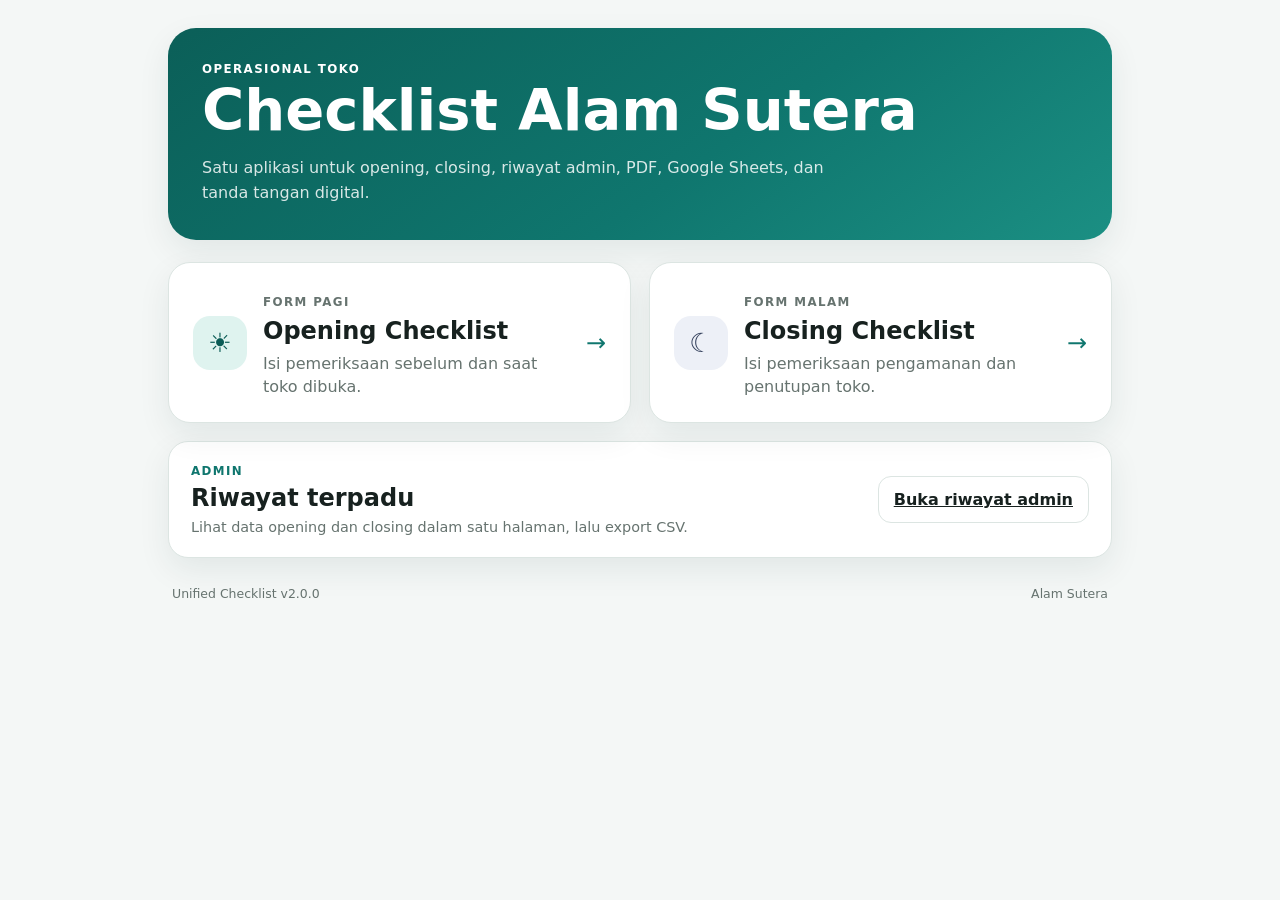
<file: index.html>
<!doctype html>
<html lang="id">
<head>
  <meta charset="utf-8" />
  <meta name="viewport" content="width=device-width, initial-scale=1, viewport-fit=cover" />
  <meta name="theme-color" content="#0f766e" />
  <meta name="description" content="Opening dan Closing Checklist Alam Sutera" />
  <title>Checklist Operasional — Alam Sutera</title>
  <link rel="manifest" href="manifest.webmanifest" />
  <link rel="icon" href="assets/icon.svg" type="image/svg+xml" />
  <link rel="stylesheet" href="styles.css" />
</head>
<body>
  <main class="dashboard-shell">
    <section class="dashboard-hero">
      <p class="eyebrow">OPERASIONAL TOKO</p>
      <h1>Checklist Alam Sutera</h1>
      <p>Satu aplikasi untuk opening, closing, riwayat admin, PDF, Google Sheets, dan tanda tangan digital.</p>
    </section>

    <section class="dashboard-grid" aria-label="Pilih form checklist">
      <a class="dashboard-card dashboard-card--opening" href="opening.html">
        <span class="dashboard-icon">☀</span>
        <div><p class="section-kicker">FORM PAGI</p><h2>Opening Checklist</h2><p>Isi pemeriksaan sebelum dan saat toko dibuka.</p></div>
        <span class="dashboard-arrow">→</span>
      </a>
      <a class="dashboard-card dashboard-card--closing" href="closing.html">
        <span class="dashboard-icon">☾</span>
        <div><p class="section-kicker">FORM MALAM</p><h2>Closing Checklist</h2><p>Isi pemeriksaan pengamanan dan penutupan toko.</p></div>
        <span class="dashboard-arrow">→</span>
      </a>
    </section>

    <section class="panel dashboard-admin-card">
      <div><p class="section-kicker">ADMIN</p><h2>Riwayat terpadu</h2><p class="helper-text">Lihat data opening dan closing dalam satu halaman, lalu export CSV.</p></div>
      <a class="button button--secondary" href="admin.html">Buka riwayat admin</a>
    </section>

    <footer><span>Unified Checklist v2.0.0</span><span>Alam Sutera</span></footer>
  </main>
</body>
</html>
</file>
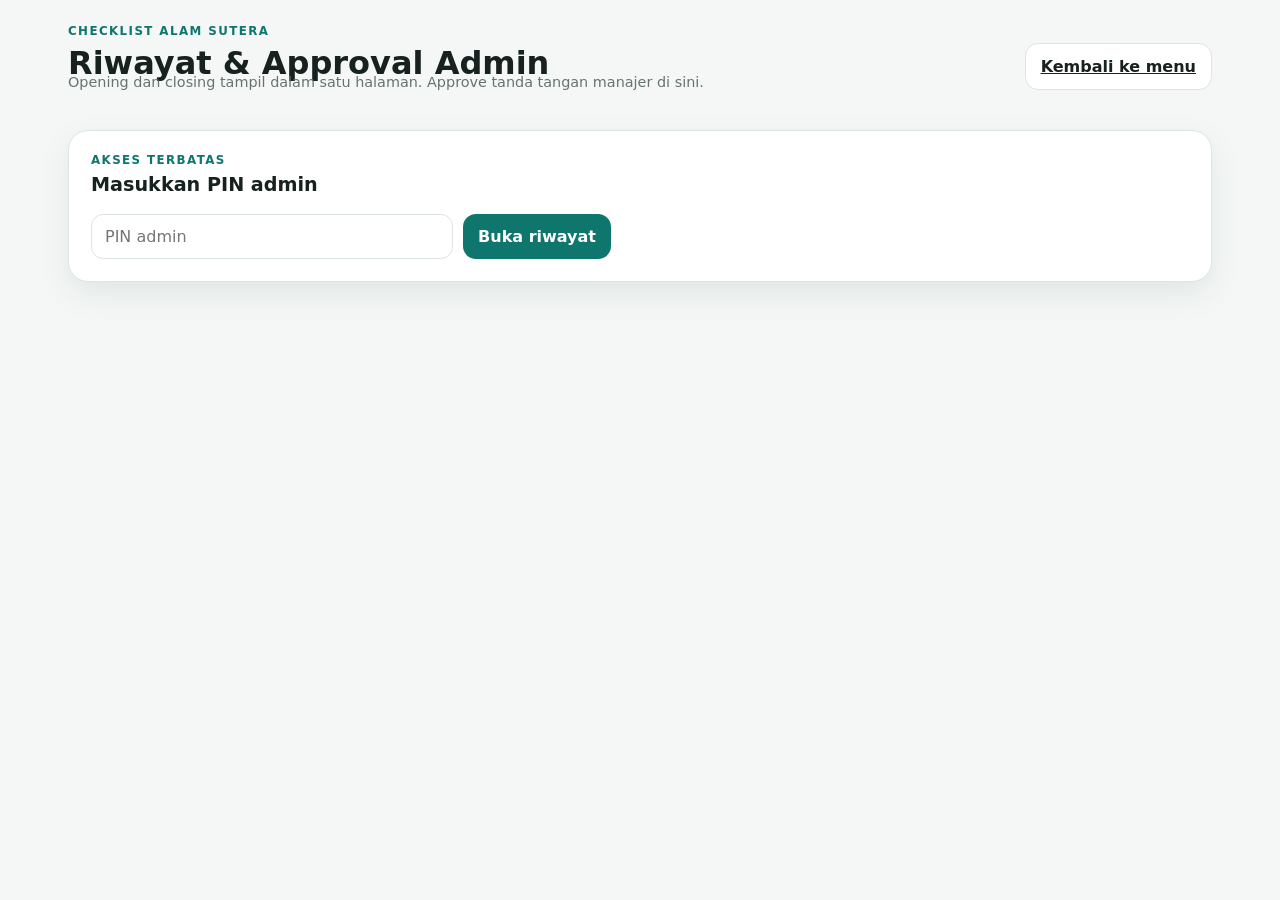
<file: admin.html>
<!doctype html>
<html lang="id">
<head>
  <meta charset="utf-8" />
  <meta name="viewport" content="width=device-width, initial-scale=1" />
  <meta name="theme-color" content="#0f766e" />
  <title>Riwayat Admin — Checklist Alam Sutera</title>
  <link rel="icon" href="assets/icon.svg" type="image/svg+xml" />
  <link rel="stylesheet" href="styles.css" />
  <script src="config.js"></script>
  <script defer src="pdf-loader.js"></script>
  <script defer src="admin.js"></script>
</head>
<body>
  <main class="admin-shell">
    <header class="admin-header">
      <div>
        <p class="section-kicker">CHECKLIST ALAM SUTERA</p>
        <h1>Riwayat & Approval Admin</h1>
        <p class="helper-text">Opening dan closing tampil dalam satu halaman. Approve tanda tangan manajer di sini.</p>
      </div>
      <a class="button button--secondary" href="index.html">Kembali ke menu</a>
    </header>

    <section class="panel" id="loginPanel">
      <div class="section-heading">
        <div>
          <p class="section-kicker">Akses terbatas</p>
          <h2>Masukkan PIN admin</h2>
        </div>
      </div>
      <div class="admin-login">
        <input class="admin-input" id="adminPin" type="password" inputmode="numeric" placeholder="PIN admin" autocomplete="current-password" />
        <button class="button button--primary" id="loginButton">Buka riwayat</button>
      </div>
    </section>

    <section class="panel" id="recordsPanel" hidden>
      <div class="section-heading">
        <div><p class="section-kicker">Data terbaru</p><h2 id="recordCount">0 checklist</h2></div>
        <button class="button button--secondary button--small" id="refreshButton">Muat ulang</button>
      </div>
      <div class="admin-toolbar">
        <input class="filter-input" id="searchInput" type="search" placeholder="Cari PIC, tanggal, atau submission ID" />
        <select class="filter-input" id="typeFilter" aria-label="Filter jenis">
          <option value="">Opening + Closing</option>
          <option value="opening">Opening</option>
          <option value="closing">Closing</option>
        </select>
        <select class="filter-input" id="statusFilter" aria-label="Filter status">
          <option value="">Semua status</option>
          <option value="SELESAI">Selesai</option>
          <option value="PERLU TINDAK LANJUT">Perlu tindak lanjut</option>
        </select>
        <select class="filter-input" id="approvalFilter" aria-label="Filter approval">
          <option value="">Semua approval</option>
          <option value="PENDING_APPROVAL">Menunggu approval</option>
          <option value="APPROVED">Disetujui</option>
          <option value="REJECTED">Ditolak</option>
        </select>
        <button class="button button--secondary" id="csvButton">Export CSV</button>
      </div>
      <div class="table-wrap">
        <table>
          <thead>
            <tr>
              <th>Jenis</th><th>Submission ID</th><th>Tanggal</th><th>Waktu</th><th>PIC</th>
              <th>Status</th><th>Approval</th><th>Yes</th><th>No</th><th>Dikirim</th><th>Aksi</th>
            </tr>
          </thead>
          <tbody id="recordBody"></tbody>
        </table>
        <div class="empty-state" id="emptyState">Belum ada data.</div>
      </div>
    </section>
  </main>

  <div class="toast-region" id="toastRegion" aria-live="polite"></div>

  <dialog id="detailDialog" class="detail-dialog">
    <div class="detail-dialog__head">
      <div><p class="section-kicker" id="detailType">CHECKLIST</p><h2 id="detailTitle">Detail</h2></div>
      <button class="button button--secondary button--small" id="closeDetailButton">Tutup</button>
    </div>
    <div id="detailBody"></div>
  </dialog>

  <dialog id="approveDialog" class="approve-dialog">
    <div class="detail-dialog__head">
      <div><p class="section-kicker" id="approveKicker">APPROVAL MANAJER</p><h2 id="approveTitle">Setujui checklist</h2></div>
      <button class="button button--secondary button--small" id="closeApproveButton">Tutup</button>
    </div>
    <div class="approve-body">
      <div class="approve-summary" id="approveSummary"></div>

      <label class="field">
        <span>Nama Admin Manager</span>
        <input type="text" id="approveName" placeholder="Nama lengkap" autocomplete="name" />
      </label>

      <div class="field">
        <span>Tanda tangan Admin Manager</span>
        <div class="signature-canvas-wrap" id="approveWrap">
          <canvas class="signature-canvas" id="approveSignature"></canvas>
          <span class="signature-placeholder">Tanda tangan di sini</span>
        </div>
        <div class="signature-actions">
          <button class="link-button" type="button" id="clearApproveSignature">Hapus tanda tangan</button>
        </div>
      </div>

      <label class="field">
        <span>Catatan / alasan (opsional, wajib jika menolak)</span>
        <textarea id="approveNote" rows="2" placeholder="Catatan untuk PIC"></textarea>
      </label>

      <div class="approve-actions">
        <button class="button button--secondary" id="rejectButton" type="button">Tolak</button>
        <button class="button button--primary" id="approveButton" type="button">Setujui</button>
      </div>
    </div>
  </dialog>
</body>
</html>
</file>
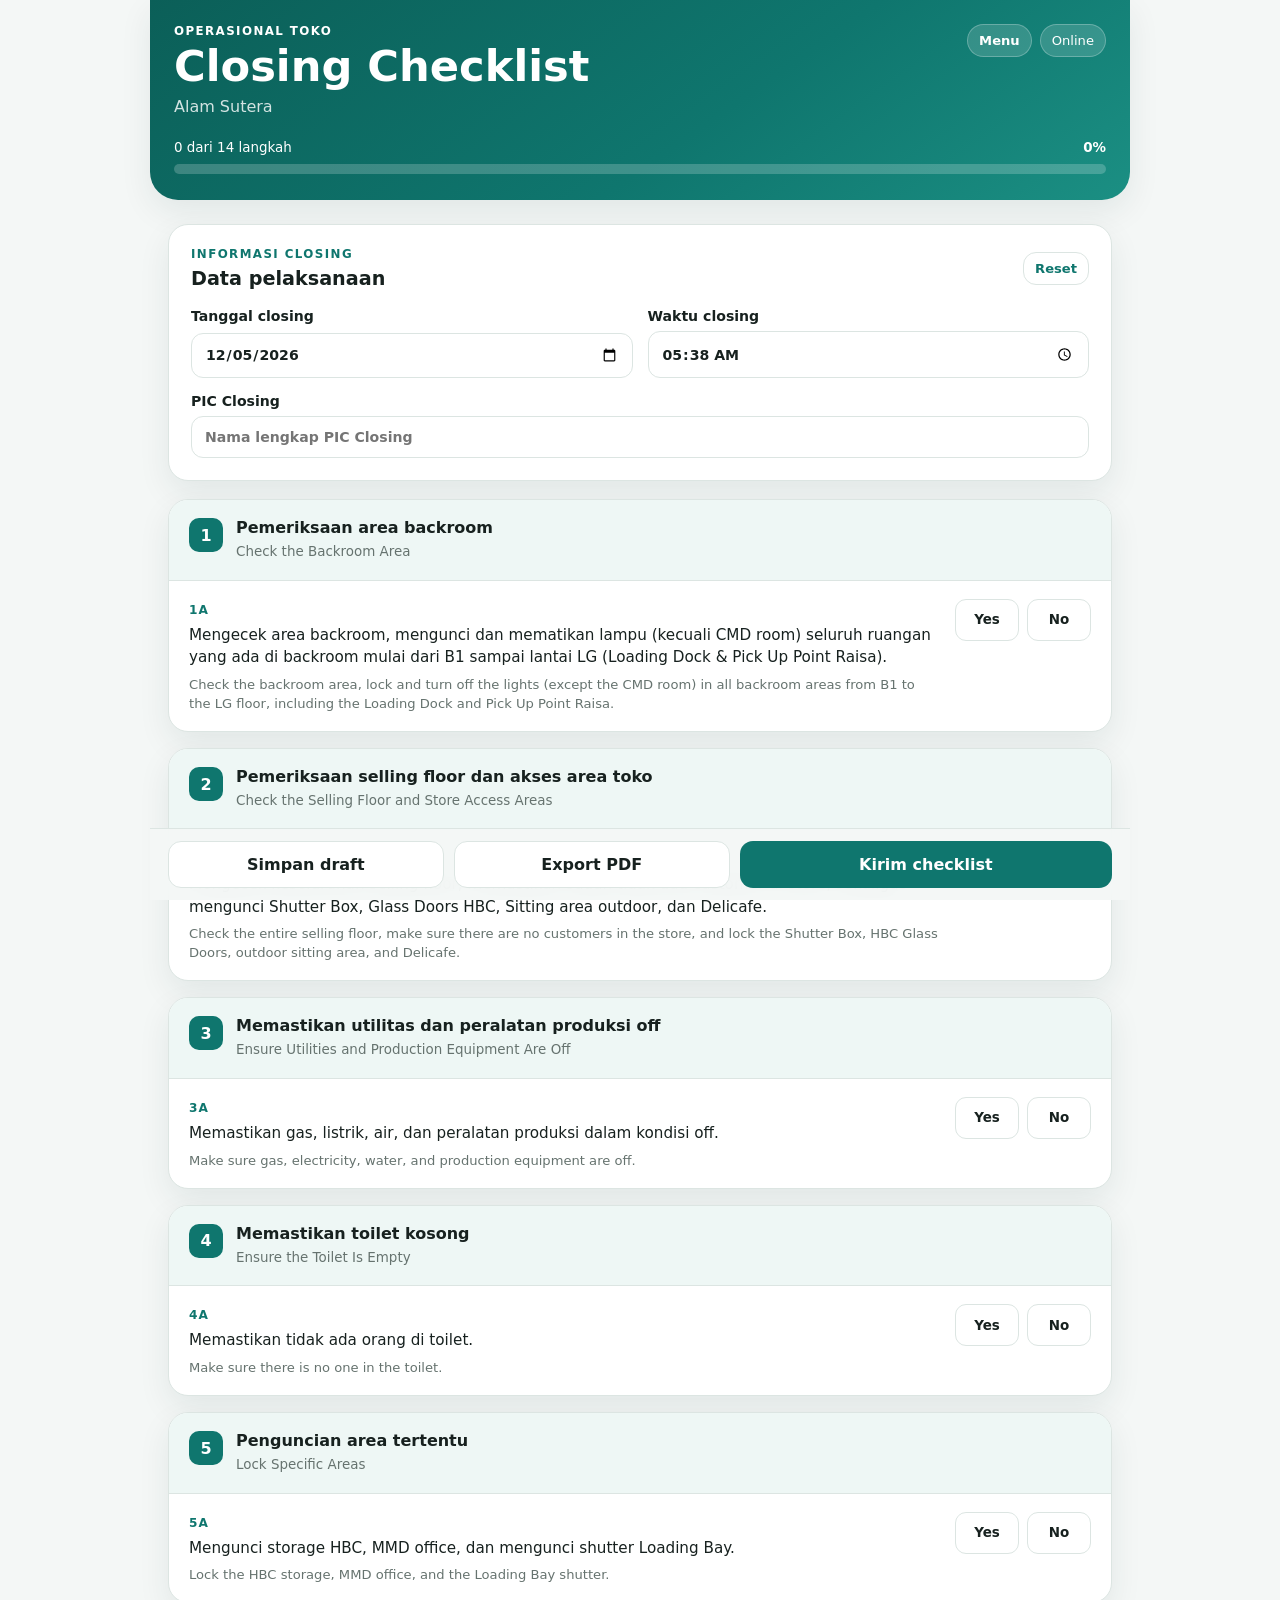
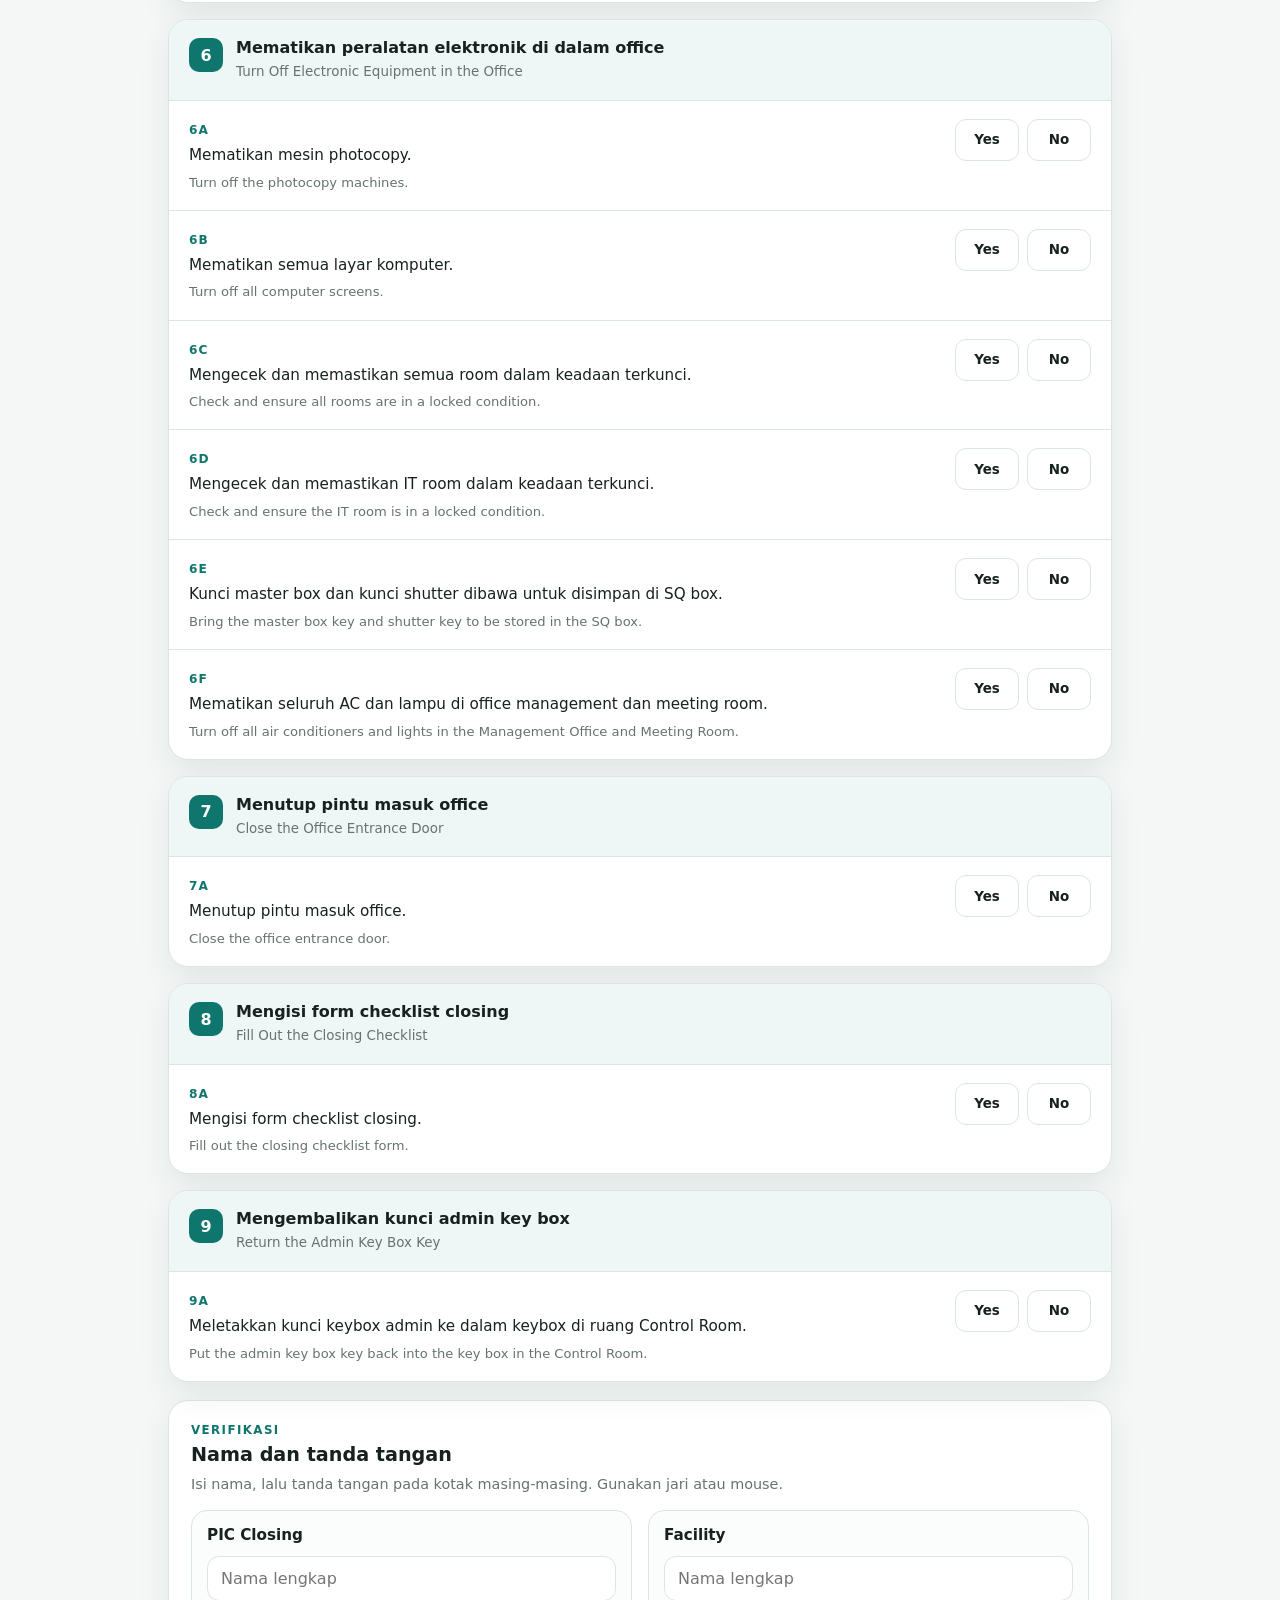
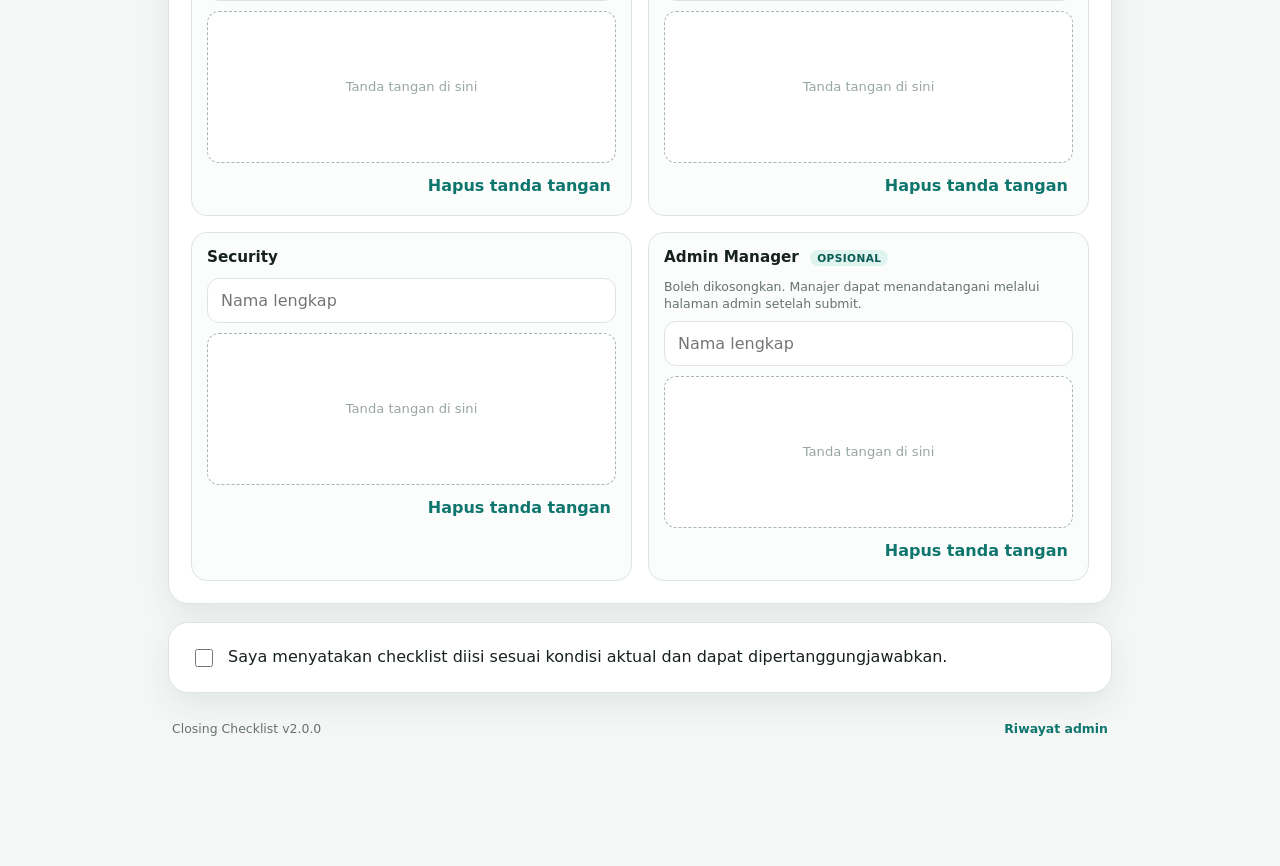
<file: closing.html>
<!doctype html>
<html lang="id">
<head>
  <meta charset="utf-8" />
  <meta name="viewport" content="width=device-width, initial-scale=1, viewport-fit=cover" />
  <meta name="theme-color" content="#0f766e" />
  <meta name="description" content="Checklist operasional store Alam Sutera" />
  <title>Checklist — Alam Sutera</title>
  <link rel="manifest" href="manifest.webmanifest" />
  <link rel="icon" href="assets/icon.svg" type="image/svg+xml" />
  <link rel="stylesheet" href="styles.css" />
  <script src="config.js"></script>
  <script defer src="pdf-loader.js"></script>
  <script defer src="app.js"></script>
</head>
<body data-checklist-type="closing">
  <div class="app-shell">
    <header class="hero">
      <div class="hero__top">
        <div>
          <p class="eyebrow">OPERASIONAL TOKO</p>
          <h1 id="checklistTitle">Checklist</h1>
          <p class="hero__subtitle" id="storeLabel">Alam Sutera</p>
        </div>
        <div class="hero-actions-inline">
          <a class="status-chip status-chip--link" href="index.html">Menu</a>
          <div class="status-chip" id="networkChip" aria-live="polite">Online</div>
        </div>
      </div>
      <div class="progress-wrap" aria-label="Progres pengisian">
        <div class="progress-meta"><span id="progressText">0 langkah</span><strong id="progressPercent">0%</strong></div>
        <div class="progress-track"><div class="progress-bar" id="progressBar"></div></div>
      </div>
    </header>

    <main>
      <form id="checklistForm" novalidate>
        <section class="panel identity-panel">
          <div class="section-heading">
            <div><p class="section-kicker" id="infoKicker">Informasi</p><h2>Data pelaksanaan</h2></div>
            <button class="button button--ghost button--small" type="button" id="resetButton">Reset</button>
          </div>
          <div class="field-grid">
            <label class="field"><span id="dateLabel">Tanggal</span><input type="date" id="executionDate" required /></label>
            <label class="field"><span id="timeLabel">Waktu</span><input type="time" id="executionTime" required /></label>
            <label class="field field--wide"><span id="picLabel">PIC</span><input type="text" id="picName" placeholder="Nama lengkap PIC" autocomplete="name" required /></label>
          </div>
        </section>

        <section id="checklistContainer" class="checklist-stack" aria-label="Daftar checklist"></section>

        <section class="panel signatures-panel">
          <div class="section-heading"><div><p class="section-kicker">Verifikasi</p><h2>Nama dan tanda tangan</h2></div></div>
          <p class="helper-text">Isi nama, lalu tanda tangan pada kotak masing-masing. Gunakan jari atau mouse.</p>
          <div id="signatureContainer" class="signature-grid"></div>
        </section>

        <section class="panel declaration-panel">
          <label class="declaration"><input type="checkbox" id="declaration" required /><span>Saya menyatakan checklist diisi sesuai kondisi aktual dan dapat dipertanggungjawabkan.</span></label>
        </section>

        <div class="action-bar">
          <button type="button" class="button button--secondary" id="saveDraftButton">Simpan draft</button>
          <button type="button" class="button button--secondary" id="pdfButton">Export PDF</button>
          <button type="submit" class="button button--primary" id="submitButton"><span class="button-label">Kirim checklist</span><span class="spinner" aria-hidden="true"></span></button>
        </div>
      </form>
    </main>

    <footer><span id="appVersion">Checklist</span><a href="admin.html">Riwayat admin</a></footer>
  </div>
  <div class="toast-region" id="toastRegion" aria-live="polite" aria-atomic="true"></div>
  <dialog id="confirmDialog" class="confirm-dialog"><form method="dialog"><h3>Reset semua isian?</h3><p>Draft yang tersimpan di perangkat ini juga akan dihapus.</p><div class="dialog-actions"><button value="cancel" class="button button--secondary">Batal</button><button value="confirm" class="button button--danger">Reset</button></div></form></dialog>
  <noscript>Aplikasi ini membutuhkan JavaScript agar dapat digunakan.</noscript>
</body>
</html>
</file>
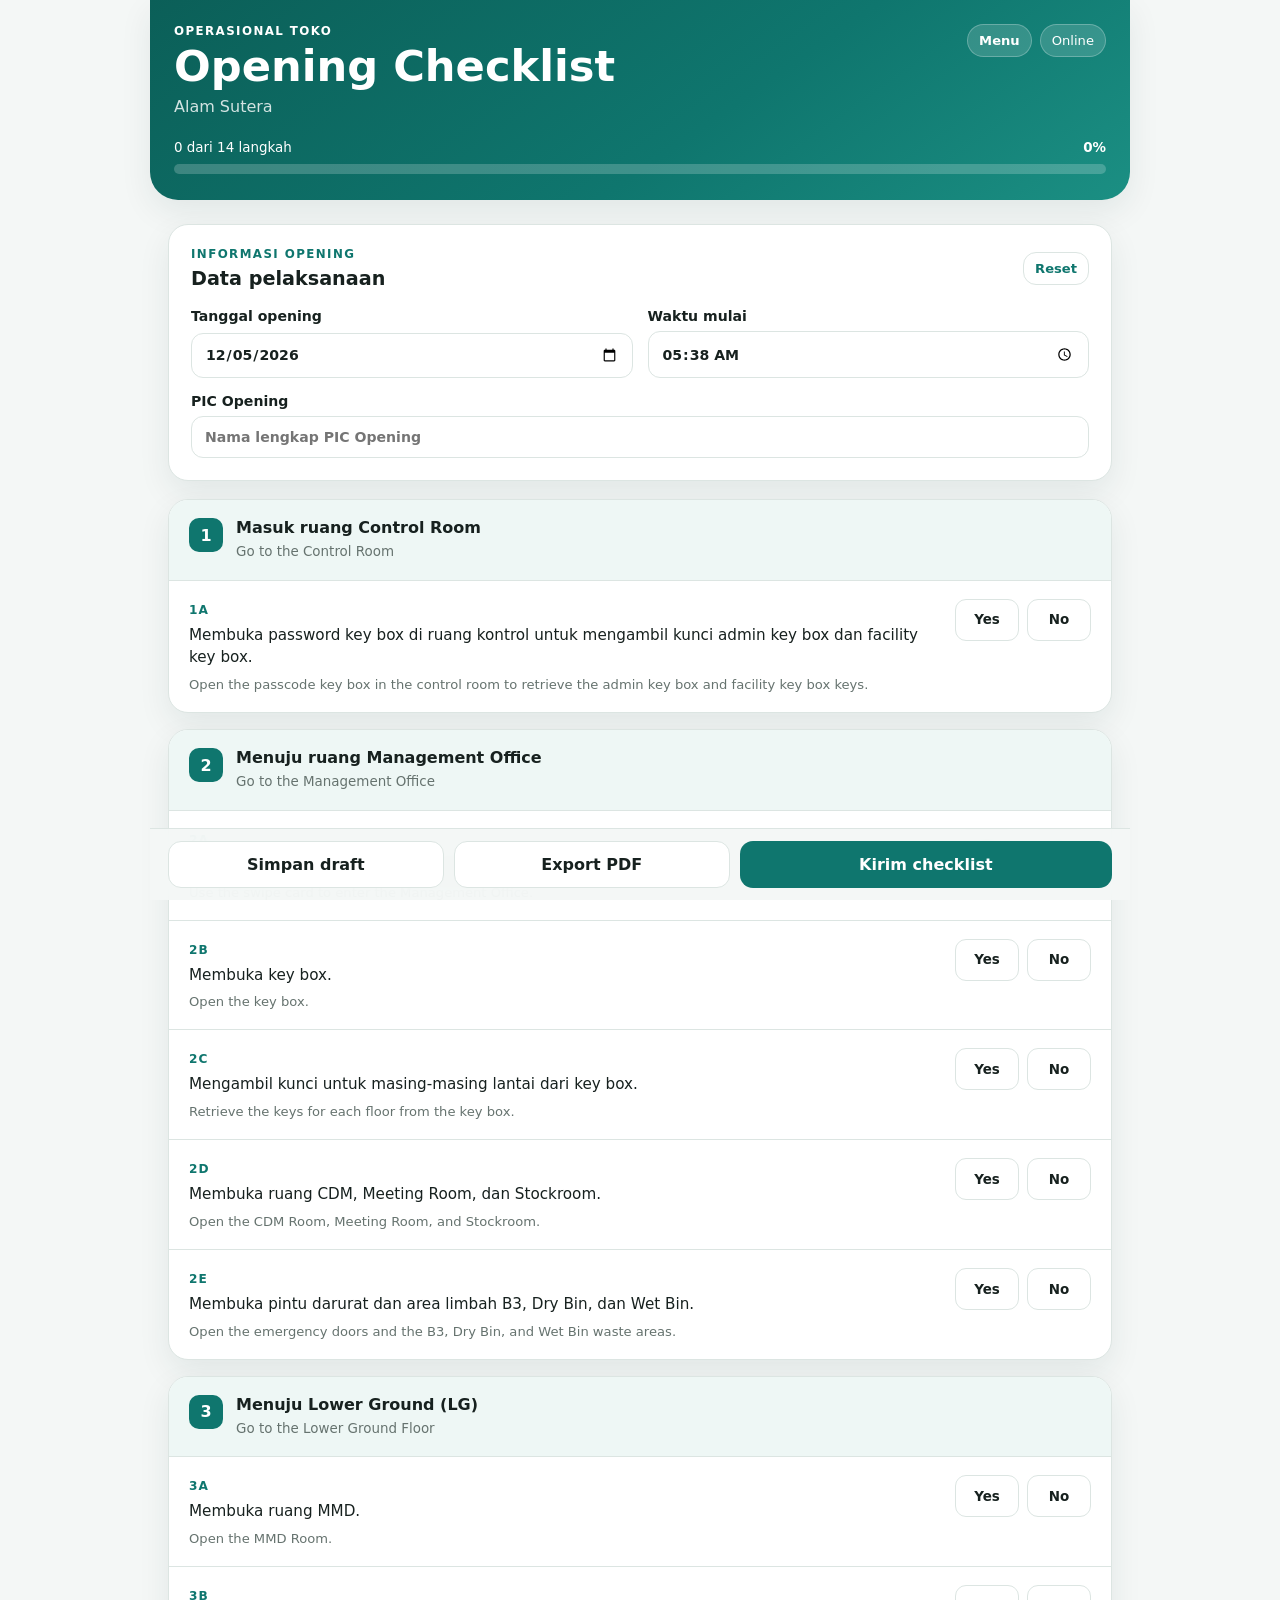
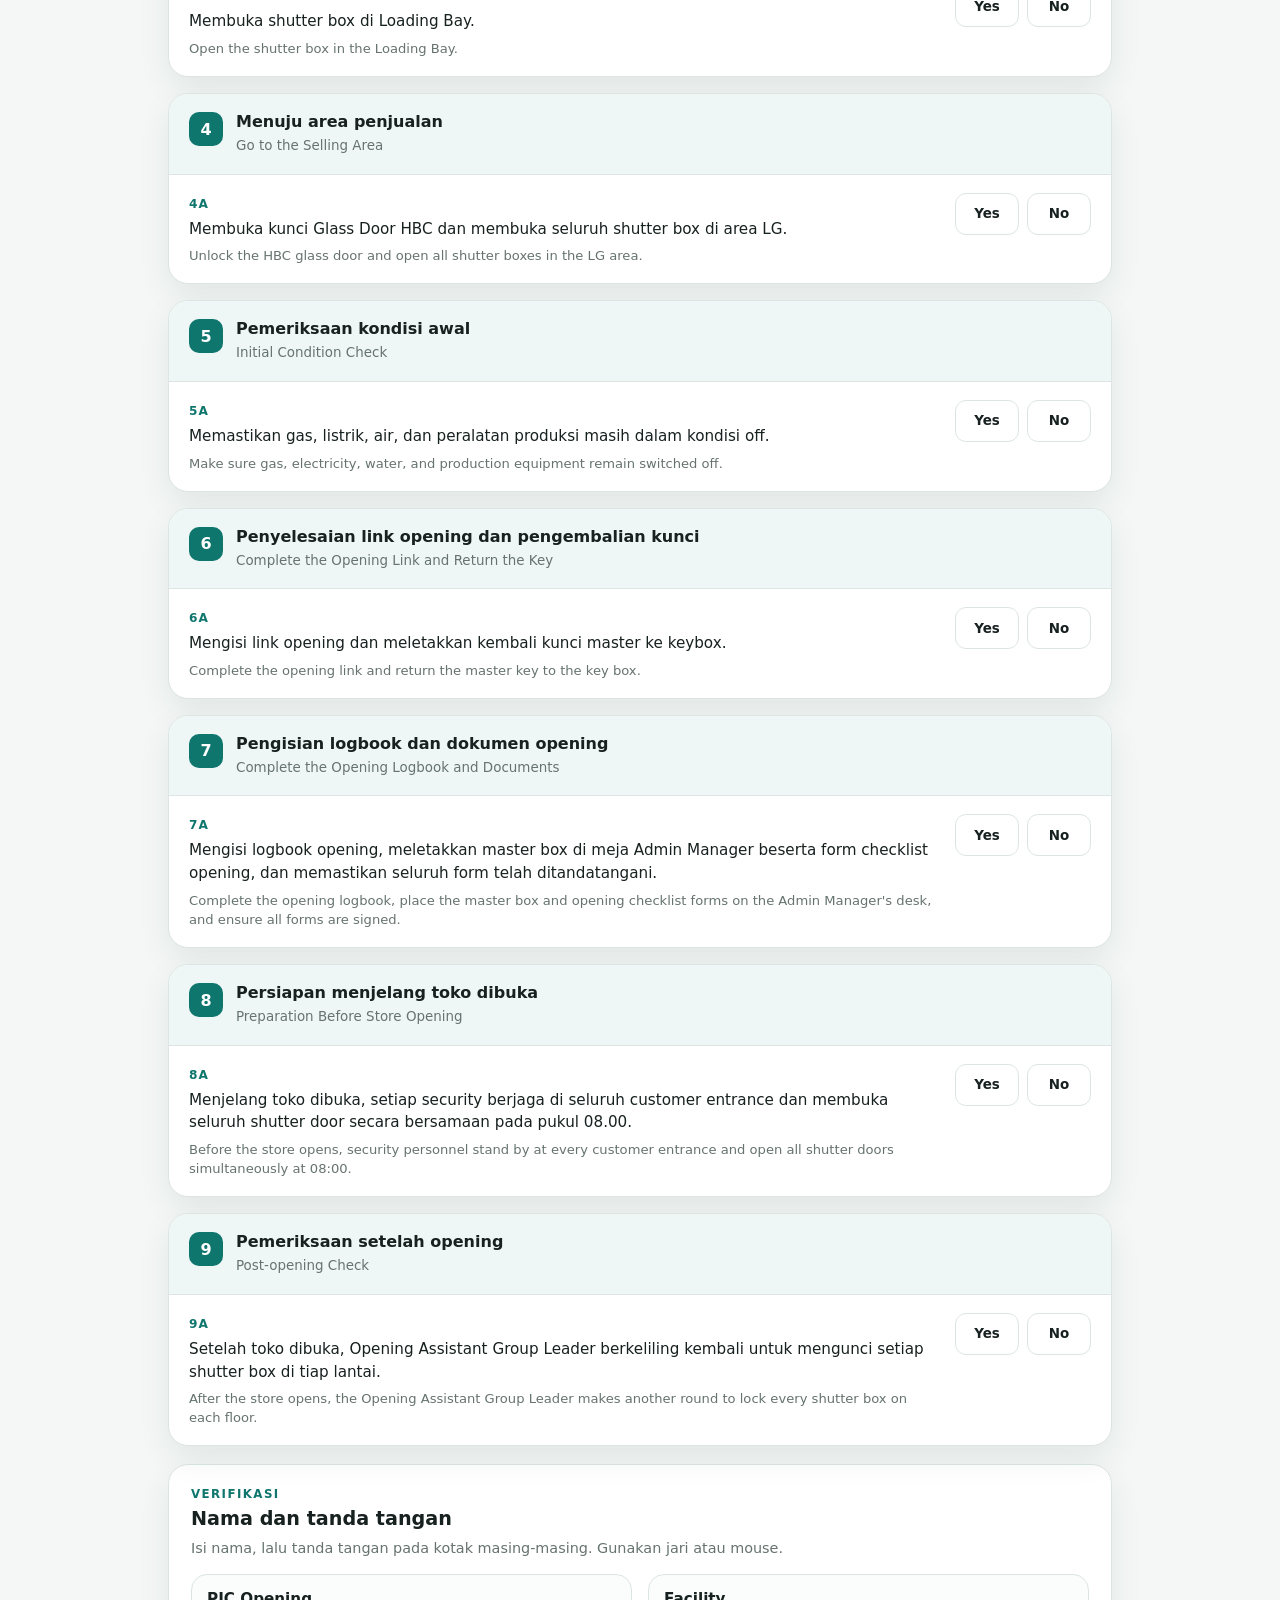
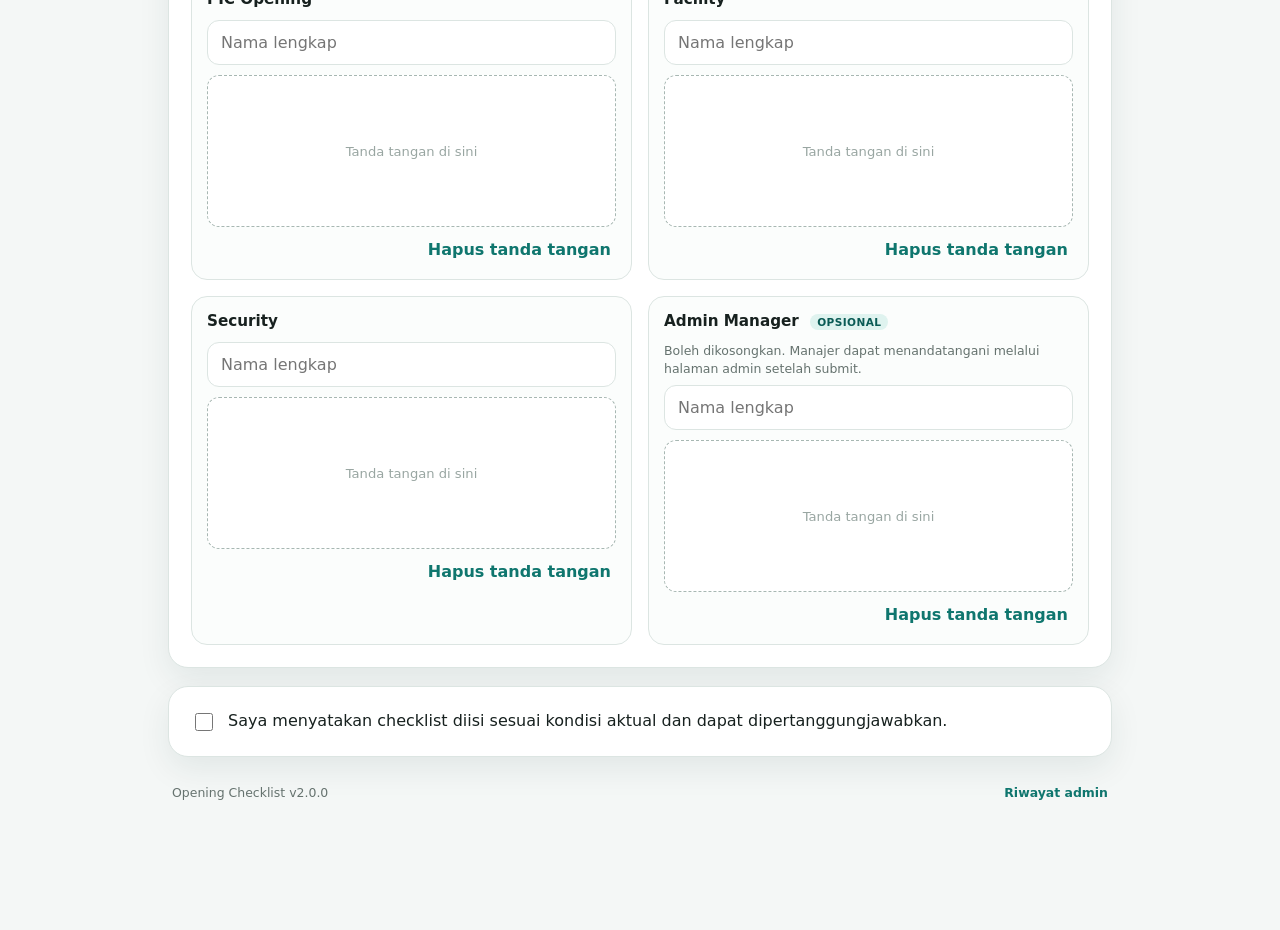
<file: opening.html>
<!doctype html>
<html lang="id">
<head>
  <meta charset="utf-8" />
  <meta name="viewport" content="width=device-width, initial-scale=1, viewport-fit=cover" />
  <meta name="theme-color" content="#0f766e" />
  <meta name="description" content="Checklist operasional store Alam Sutera" />
  <title>Checklist — Alam Sutera</title>
  <link rel="manifest" href="manifest.webmanifest" />
  <link rel="icon" href="assets/icon.svg" type="image/svg+xml" />
  <link rel="stylesheet" href="styles.css" />
  <script src="config.js"></script>
  <script defer src="pdf-loader.js"></script>
  <script defer src="app.js"></script>
</head>
<body data-checklist-type="opening">
  <div class="app-shell">
    <header class="hero">
      <div class="hero__top">
        <div>
          <p class="eyebrow">OPERASIONAL TOKO</p>
          <h1 id="checklistTitle">Checklist</h1>
          <p class="hero__subtitle" id="storeLabel">Alam Sutera</p>
        </div>
        <div class="hero-actions-inline">
          <a class="status-chip status-chip--link" href="index.html">Menu</a>
          <div class="status-chip" id="networkChip" aria-live="polite">Online</div>
        </div>
      </div>
      <div class="progress-wrap" aria-label="Progres pengisian">
        <div class="progress-meta"><span id="progressText">0 langkah</span><strong id="progressPercent">0%</strong></div>
        <div class="progress-track"><div class="progress-bar" id="progressBar"></div></div>
      </div>
    </header>

    <main>
      <form id="checklistForm" novalidate>
        <section class="panel identity-panel">
          <div class="section-heading">
            <div><p class="section-kicker" id="infoKicker">Informasi</p><h2>Data pelaksanaan</h2></div>
            <button class="button button--ghost button--small" type="button" id="resetButton">Reset</button>
          </div>
          <div class="field-grid">
            <label class="field"><span id="dateLabel">Tanggal</span><input type="date" id="executionDate" required /></label>
            <label class="field"><span id="timeLabel">Waktu</span><input type="time" id="executionTime" required /></label>
            <label class="field field--wide"><span id="picLabel">PIC</span><input type="text" id="picName" placeholder="Nama lengkap PIC" autocomplete="name" required /></label>
          </div>
        </section>

        <section id="checklistContainer" class="checklist-stack" aria-label="Daftar checklist"></section>

        <section class="panel signatures-panel">
          <div class="section-heading"><div><p class="section-kicker">Verifikasi</p><h2>Nama dan tanda tangan</h2></div></div>
          <p class="helper-text">Isi nama, lalu tanda tangan pada kotak masing-masing. Gunakan jari atau mouse.</p>
          <div id="signatureContainer" class="signature-grid"></div>
        </section>

        <section class="panel declaration-panel">
          <label class="declaration"><input type="checkbox" id="declaration" required /><span>Saya menyatakan checklist diisi sesuai kondisi aktual dan dapat dipertanggungjawabkan.</span></label>
        </section>

        <div class="action-bar">
          <button type="button" class="button button--secondary" id="saveDraftButton">Simpan draft</button>
          <button type="button" class="button button--secondary" id="pdfButton">Export PDF</button>
          <button type="submit" class="button button--primary" id="submitButton"><span class="button-label">Kirim checklist</span><span class="spinner" aria-hidden="true"></span></button>
        </div>
      </form>
    </main>

    <footer><span id="appVersion">Checklist</span><a href="admin.html">Riwayat admin</a></footer>
  </div>
  <div class="toast-region" id="toastRegion" aria-live="polite" aria-atomic="true"></div>
  <dialog id="confirmDialog" class="confirm-dialog"><form method="dialog"><h3>Reset semua isian?</h3><p>Draft yang tersimpan di perangkat ini juga akan dihapus.</p><div class="dialog-actions"><button value="cancel" class="button button--secondary">Batal</button><button value="confirm" class="button button--danger">Reset</button></div></form></dialog>
  <noscript>Aplikasi ini membutuhkan JavaScript agar dapat digunakan.</noscript>
</body>
</html>
</file>
<file: styles.css>
:root {
  --bg: #f4f7f6;
  --surface: #ffffff;
  --surface-soft: #eef7f5;
  --text: #17211f;
  --muted: #66736f;
  --line: #dce5e2;
  --primary: #0f766e;
  --primary-dark: #0a5b55;
  --primary-soft: #dff3ef;
  --danger: #b42318;
  --danger-soft: #feeceb;
  --warning: #a15c00;
  --shadow: 0 12px 32px rgba(15, 50, 45, 0.08);
  --radius: 20px;
  --radius-sm: 12px;
  font-family: Inter, ui-sans-serif, system-ui, -apple-system, BlinkMacSystemFont, "Segoe UI", sans-serif;
  color: var(--text);
  background: var(--bg);
}

* { box-sizing: border-box; }
html { scroll-behavior: smooth; }
body { margin: 0; min-width: 320px; background: var(--bg); }
button, input, textarea { font: inherit; }
button { touch-action: manipulation; }

.app-shell { width: min(980px, 100%); margin: 0 auto; padding: 0 18px 120px; }
.hero {
  margin: 0 -18px 24px;
  padding: calc(24px + env(safe-area-inset-top)) 24px 26px;
  background: linear-gradient(145deg, #0b5f58, #0f766e 58%, #1b8f83);
  color: white;
  border-radius: 0 0 28px 28px;
  box-shadow: var(--shadow);
}
.hero__top { display: flex; justify-content: space-between; align-items: flex-start; gap: 20px; }
.eyebrow, .section-kicker { margin: 0 0 6px; font-size: 0.74rem; font-weight: 800; letter-spacing: 0.12em; text-transform: uppercase; }
.hero h1 { margin: 0; font-size: clamp(1.8rem, 6vw, 2.7rem); line-height: 1.05; }
.hero__subtitle { margin: 8px 0 0; color: rgba(255,255,255,.82); }
.status-chip { padding: 8px 11px; border-radius: 999px; background: rgba(255,255,255,.15); border: 1px solid rgba(255,255,255,.25); font-size: .82rem; white-space: nowrap; }
.status-chip.offline { background: rgba(116, 30, 24, .42); }
.progress-wrap { margin-top: 24px; }
.progress-meta { display: flex; justify-content: space-between; margin-bottom: 9px; font-size: .84rem; }
.progress-track { height: 10px; overflow: hidden; background: rgba(255,255,255,.2); border-radius: 999px; }
.progress-bar { width: 0; height: 100%; background: white; border-radius: inherit; transition: width .25s ease; }

.panel, .checklist-card { background: var(--surface); border: 1px solid var(--line); border-radius: var(--radius); box-shadow: var(--shadow); }
.panel { padding: 22px; margin-bottom: 18px; }
.section-heading { display: flex; align-items: center; justify-content: space-between; gap: 16px; margin-bottom: 18px; }
.section-heading h2 { margin: 0; font-size: 1.2rem; }
.section-kicker { color: var(--primary); }
.helper-text { margin: -8px 0 18px; color: var(--muted); font-size: .9rem; }

.field-grid { display: grid; grid-template-columns: repeat(2, minmax(0,1fr)); gap: 15px; }
.field { display: grid; gap: 7px; font-size: .88rem; font-weight: 700; }
.field--wide { grid-column: 1 / -1; }
.field input, .task-note, .signature-name, .admin-input, .filter-input {
  width: 100%; border: 1px solid var(--line); background: #fff; border-radius: var(--radius-sm); padding: 12px 13px; outline: none; color: var(--text);
}
.field input:focus, .task-note:focus, .signature-name:focus, .admin-input:focus, .filter-input:focus { border-color: var(--primary); box-shadow: 0 0 0 3px var(--primary-soft); }
.invalid { border-color: var(--danger) !important; box-shadow: 0 0 0 3px var(--danger-soft) !important; }

.checklist-stack { display: grid; gap: 16px; margin-bottom: 18px; }
.checklist-card { overflow: hidden; }
.group-header { display: flex; align-items: flex-start; gap: 13px; padding: 18px 20px; background: var(--surface-soft); border-bottom: 1px solid var(--line); }
.group-number { display: grid; place-items: center; min-width: 34px; height: 34px; border-radius: 10px; background: var(--primary); color: white; font-weight: 800; }
.group-header h3 { margin: 0; font-size: 1rem; }
.group-header p { margin: 5px 0 0; color: var(--muted); font-size: .84rem; line-height: 1.45; }
.task-list { display: grid; }
.task-row { padding: 18px 20px; border-bottom: 1px solid var(--line); }
.task-row:last-child { border-bottom: 0; }
.task-top { display: grid; grid-template-columns: minmax(0,1fr) auto; gap: 15px; align-items: start; }
.task-code { display: inline-block; margin-bottom: 7px; color: var(--primary); font-size: .76rem; font-weight: 800; letter-spacing: .08em; }
.task-title { margin: 0; line-height: 1.5; font-size: .95rem; }
.task-en { margin: 6px 0 0; color: var(--muted); font-size: .82rem; line-height: 1.45; }
.choice-group { display: grid; grid-template-columns: repeat(2, 64px); gap: 8px; }
.choice { position: relative; }
.choice input { position: absolute; opacity: 0; pointer-events: none; }
.choice span { display: grid; place-items: center; min-height: 42px; border: 1px solid var(--line); border-radius: 11px; background: white; font-size: .84rem; font-weight: 800; cursor: pointer; user-select: none; transition: .15s ease; }
.choice input:focus-visible + span { outline: 3px solid var(--primary-soft); }
.choice--yes input:checked + span { color: #075e54; border-color: #31a693; background: #dff7f1; }
.choice--no input:checked + span { color: var(--danger); border-color: #e28a83; background: var(--danger-soft); }
.task-note { margin-top: 12px; min-height: 42px; resize: vertical; font-size: .88rem; }
.task-note-wrap { display: none; }
.task-row.has-answer .task-note-wrap { display: block; }
.task-row.answer-no .task-note-wrap { display: block; }
.note-hint { display: block; margin-top: 6px; color: var(--muted); font-size: .76rem; }
.note-hint.required { color: var(--danger); font-weight: 700; }

.signature-grid { display: grid; grid-template-columns: repeat(2, minmax(0,1fr)); gap: 16px; }
.signature-card { padding: 15px; border: 1px solid var(--line); border-radius: 16px; background: #fbfdfc; }
.signature-card h3 { margin: 0 0 12px; font-size: .95rem; }
.signature-name { margin-bottom: 10px; }
.signature-canvas-wrap { position: relative; background: white; border: 1px dashed #a7b7b2; border-radius: 12px; overflow: hidden; }
.signature-canvas { display: block; width: 100%; height: 150px; touch-action: none; }
.signature-placeholder { position: absolute; inset: 0; display: grid; place-items: center; color: #99a6a2; font-size: .82rem; pointer-events: none; }
.signature-canvas-wrap.signed .signature-placeholder { display: none; }
.signature-actions { display: flex; justify-content: flex-end; margin-top: 8px; }
.link-button { border: 0; padding: 5px; background: transparent; color: var(--primary); font-weight: 800; cursor: pointer; }

.declaration { display: flex; align-items: flex-start; gap: 12px; line-height: 1.5; cursor: pointer; }
.declaration input { margin-top: 4px; width: 18px; height: 18px; accent-color: var(--primary); }

.action-bar { position: fixed; z-index: 20; left: 50%; bottom: 0; transform: translateX(-50%); width: min(980px, 100%); display: grid; grid-template-columns: 1fr 1fr 1.35fr; gap: 10px; padding: 12px 18px calc(12px + env(safe-area-inset-bottom)); background: rgba(244,247,246,.94); backdrop-filter: blur(14px); border-top: 1px solid var(--line); }
.button { border: 0; border-radius: 13px; padding: 13px 15px; font-weight: 800; cursor: pointer; transition: transform .12s ease, opacity .12s ease, background .12s ease; }
.button:active { transform: translateY(1px); }
.button:disabled { opacity: .58; cursor: wait; }
.button--primary { color: white; background: var(--primary); }
.button--primary:hover { background: var(--primary-dark); }
.button--secondary { color: var(--text); background: white; border: 1px solid var(--line); }
.button--ghost { color: var(--primary); background: transparent; border: 1px solid var(--line); }
.button--danger { color: white; background: var(--danger); }
.button--small { padding: 8px 11px; font-size: .82rem; }
.spinner { display: none; width: 18px; height: 18px; margin-left: 8px; border: 2px solid rgba(255,255,255,.45); border-top-color: white; border-radius: 50%; animation: spin .7s linear infinite; vertical-align: middle; }
.loading .spinner { display: inline-block; }
@keyframes spin { to { transform: rotate(360deg); } }

footer { display: flex; justify-content: space-between; padding: 10px 4px; color: var(--muted); font-size: .78rem; }
footer a { color: var(--primary); font-weight: 700; text-decoration: none; }
.toast-region { position: fixed; z-index: 100; top: calc(14px + env(safe-area-inset-top)); right: 14px; left: 14px; display: grid; justify-items: center; gap: 8px; pointer-events: none; }
.toast { width: min(520px, 100%); padding: 13px 15px; border-radius: 13px; background: #17211f; color: white; box-shadow: var(--shadow); animation: toastIn .2s ease; }
.toast.error { background: #7a271f; }
.toast.success { background: #075e54; }
@keyframes toastIn { from { opacity: 0; transform: translateY(-7px); } }

.confirm-dialog { border: 0; border-radius: 18px; padding: 0; width: min(420px, calc(100% - 32px)); box-shadow: 0 24px 70px rgba(0,0,0,.2); }
.confirm-dialog::backdrop { background: rgba(9, 25, 22, .45); }
.confirm-dialog form { padding: 22px; }
.confirm-dialog h3 { margin: 0; }
.confirm-dialog p { color: var(--muted); line-height: 1.5; }
.dialog-actions { display: flex; justify-content: flex-end; gap: 10px; margin-top: 20px; }

.admin-shell { width: min(1180px, 100%); margin: 0 auto; padding: 24px 18px 60px; }
.admin-header { display: flex; justify-content: space-between; gap: 16px; align-items: center; margin-bottom: 22px; }
.admin-header h1 { margin: 0; }
.admin-login { display: grid; grid-template-columns: 1fr auto; gap: 10px; max-width: 520px; }
.admin-toolbar { display: flex; gap: 10px; flex-wrap: wrap; align-items: center; margin-bottom: 15px; }
.table-wrap { overflow: auto; border: 1px solid var(--line); border-radius: 16px; background: white; }
table { width: 100%; border-collapse: collapse; min-width: 900px; }
th, td { padding: 12px 14px; border-bottom: 1px solid var(--line); text-align: left; font-size: .84rem; vertical-align: top; }
th { position: sticky; top: 0; background: #edf5f3; z-index: 1; }
.status-ok { color: #08776a; font-weight: 800; }
.status-issue { color: var(--danger); font-weight: 800; }
.empty-state { padding: 40px 20px; color: var(--muted); text-align: center; }

@media (max-width: 720px) {
  .app-shell { padding-inline: 12px; }
  .hero { margin-inline: -12px; padding-inline: 18px; }
  .field-grid, .signature-grid { grid-template-columns: 1fr; }
  .field--wide { grid-column: auto; }
  .task-top { grid-template-columns: 1fr; }
  .choice-group { grid-template-columns: repeat(2, 1fr); }
  .action-bar { grid-template-columns: .8fr .9fr 1.25fr; padding-inline: 10px; }
  .button { padding-inline: 9px; font-size: .82rem; }
  .admin-header { align-items: flex-start; flex-direction: column; }
}

@media print {
  .hero, .action-bar, footer, .button, .toast-region { display: none !important; }
  body, .app-shell { background: white; padding: 0; }
  .panel, .checklist-card { box-shadow: none; break-inside: avoid; }
}
.invalid-card { outline: 2px solid var(--danger); outline-offset: -2px; }


/* Unified dashboard and admin */
.hero-actions-inline { display: flex; gap: 8px; align-items: center; }
.status-chip--link { color: white; text-decoration: none; font-weight: 800; }
.dashboard-shell { width: min(980px, 100%); margin: 0 auto; padding: 28px 18px 60px; }
.dashboard-hero { padding: 34px; border-radius: 28px; color: white; background: linear-gradient(145deg, #0b5f58, #0f766e 58%, #1b8f83); box-shadow: var(--shadow); }
.dashboard-hero h1 { margin: 0; font-size: clamp(2rem, 7vw, 3.6rem); line-height: 1.02; }
.dashboard-hero p:last-child { margin: 14px 0 0; max-width: 650px; color: rgba(255,255,255,.84); line-height: 1.6; }
.dashboard-grid { display: grid; grid-template-columns: repeat(2, minmax(0,1fr)); gap: 18px; margin: 22px 0 18px; }
.dashboard-card { position: relative; display: grid; grid-template-columns: auto 1fr auto; gap: 16px; align-items: center; padding: 24px; color: var(--text); text-decoration: none; background: white; border: 1px solid var(--line); border-radius: 22px; box-shadow: var(--shadow); transition: transform .15s ease, border-color .15s ease; }
.dashboard-card:hover { transform: translateY(-2px); border-color: var(--primary); }
.dashboard-card h2 { margin: 0; }
.dashboard-card p { margin: 7px 0 0; color: var(--muted); line-height: 1.45; }
.dashboard-card .section-kicker { margin-bottom: 6px; }
.dashboard-icon { display: grid; place-items: center; width: 54px; height: 54px; border-radius: 17px; font-size: 1.65rem; background: var(--primary-soft); color: var(--primary-dark); }
.dashboard-card--closing .dashboard-icon { background: #edf0f7; color: #34415d; }
.dashboard-arrow { font-size: 1.5rem; color: var(--primary); }
.dashboard-admin-card { display: flex; justify-content: space-between; align-items: center; gap: 18px; }
.dashboard-admin-card h2 { margin: 0; }
.dashboard-admin-card .helper-text { margin: 7px 0 0; }
.type-badge { display: inline-flex; padding: 5px 9px; border-radius: 999px; font-size: .76rem; font-weight: 800; }
.type-badge--opening { color: #7a4b00; background: #fff3d7; }
.type-badge--closing { color: #35415c; background: #e8edf7; }
.detail-dialog { width: min(980px, calc(100% - 28px)); max-height: 88vh; border: 0; border-radius: 20px; padding: 0; box-shadow: 0 24px 80px rgba(0,0,0,.25); }
.detail-dialog::backdrop { background: rgba(9,25,22,.48); }
.detail-dialog__head { position: sticky; top: 0; z-index: 3; display: flex; justify-content: space-between; align-items: center; gap: 16px; padding: 20px 22px; background: white; border-bottom: 1px solid var(--line); }
.detail-dialog__head h2 { margin: 0; }
#detailBody { padding: 20px 22px 26px; }
.detail-meta { display: grid; grid-template-columns: repeat(4, minmax(0,1fr)); gap: 10px; margin-bottom: 16px; }
.detail-meta div { display: grid; gap: 5px; padding: 12px; border: 1px solid var(--line); border-radius: 12px; background: #f9fbfa; }
.detail-meta span { color: var(--muted); }
.detail-table table { min-width: 760px; }
.detail-signatures { margin-top: 16px; padding: 14px; border-radius: 12px; background: var(--surface-soft); }
.detail-signatures p { margin: 7px 0 0; line-height: 1.7; }
@media (max-width: 720px) {
  .dashboard-grid { grid-template-columns: 1fr; }
  .dashboard-hero { padding: 26px 22px; }
  .dashboard-card { padding: 20px; }
  .dashboard-admin-card { align-items: stretch; flex-direction: column; }
  .detail-meta { grid-template-columns: repeat(2, minmax(0,1fr)); }
  .hero-actions-inline { flex-direction: column; align-items: flex-end; }
}


/* ====== v3.0 — Approval workflow ====== */
.optional-tag {
  display: inline-block; margin-left: 6px; padding: 2px 7px;
  font-size: .66rem; font-weight: 800; letter-spacing: .04em; text-transform: uppercase;
  background: var(--primary-soft); color: var(--primary-dark); border-radius: 999px;
}
.helper-text--compact { margin: 0 0 8px; font-size: .78rem; line-height: 1.4; }

.approval-badge {
  display: inline-flex; padding: 4px 9px; border-radius: 999px;
  font-size: .72rem; font-weight: 800; white-space: nowrap;
}
.approval-badge--pending { color: #7a4b00; background: #fff3d7; }
.approval-badge--approved { color: #08776a; background: #dff7f1; }
.approval-badge--rejected { color: #7a271f; background: #feeceb; }

.approve-dialog {
  width: min(640px, calc(100% - 28px)); max-height: 90vh;
  border: 0; border-radius: 20px; padding: 0;
  box-shadow: 0 24px 80px rgba(0,0,0,.25);
}
.approve-dialog::backdrop { background: rgba(9,25,22,.48); }
.approve-body { padding: 20px 22px 26px; display: grid; gap: 16px; }
.approve-summary {
  display: grid; grid-template-columns: repeat(2, minmax(0,1fr));
  gap: 8px 14px; padding: 14px; background: var(--surface-soft);
  border-radius: 12px;
}
.approve-summary > div { display: grid; gap: 3px; }
.approve-summary span { color: var(--muted); font-size: .84rem; }
.approve-actions { display: flex; justify-content: flex-end; gap: 10px; margin-top: 4px; }
.approve-dialog .signature-canvas { height: 170px; }
.approve-dialog .field { font-size: .88rem; font-weight: 700; }
.approve-dialog textarea {
  width: 100%; border: 1px solid var(--line); border-radius: var(--radius-sm);
  padding: 11px 13px; outline: none; resize: vertical;
}
.approve-dialog textarea:focus {
  border-color: var(--primary); box-shadow: 0 0 0 3px var(--primary-soft);
}

/* Banner share approval setelah submit */
.approval-share-banner {
  position: fixed; left: 50%; bottom: calc(88px + env(safe-area-inset-bottom));
  transform: translateX(-50%);
  width: min(720px, calc(100% - 24px));
  z-index: 30;
  padding: 16px 18px;
  border-radius: 16px;
  background: #0b3d38; color: #eafaf7;
  box-shadow: 0 18px 48px rgba(0,0,0,.28);
  display: grid; gap: 12px;
  animation: toastIn .22s ease;
}
.approval-share-banner strong { font-size: 1rem; }
.approval-share-banner p { margin: 4px 0 0; font-size: .84rem; opacity: .85; }
.approval-share-banner code {
  display: block; margin-top: 8px; padding: 8px 10px;
  background: rgba(255,255,255,.09); border-radius: 8px;
  font-size: .72rem; word-break: break-all; color: #eafaf7;
}
.approval-share-actions { display: flex; gap: 8px; flex-wrap: wrap; }
.approval-share-banner .button--primary { background: #1b8f83; }
.approval-share-banner .button--secondary { background: rgba(255,255,255,.14); color: white; border-color: rgba(255,255,255,.25); }
.approval-share-banner .button--ghost { color: white; border-color: rgba(255,255,255,.3); }

@media (max-width: 720px) {
  .approve-summary { grid-template-columns: 1fr; }
  .approval-share-banner { bottom: calc(96px + env(safe-area-inset-bottom)); }
}

/* ====== v3.2 — Approval workflow + PDF ====== */
.optional-tag {
  display: inline-block; margin-left: 6px; padding: 2px 7px;
  font-size: .66rem; font-weight: 800; letter-spacing: .04em; text-transform: uppercase;
  background: var(--primary-soft); color: var(--primary-dark); border-radius: 999px;
}
.helper-text--compact { margin: 0 0 8px; font-size: .78rem; line-height: 1.4; }

.approval-badge {
  display: inline-flex; padding: 4px 9px; border-radius: 999px;
  font-size: .72rem; font-weight: 800; white-space: nowrap;
}
.approval-badge--pending { color: #7a4b00; background: #fff3d7; }
.approval-badge--approved { color: #08776a; background: #dff7f1; }
.approval-badge--rejected { color: #7a271f; background: #feeceb; }

.action-cell { white-space: nowrap; }
.action-cell .button { margin-right: 4px; margin-bottom: 4px; }

.approve-dialog {
  width: min(640px, calc(100% - 28px)); max-height: 90vh;
  border: 0; border-radius: 20px; padding: 0;
  box-shadow: 0 24px 80px rgba(0,0,0,.25);
}
.approve-dialog::backdrop { background: rgba(9,25,22,.48); }
.approve-body { padding: 20px 22px 26px; display: grid; gap: 16px; }
.approve-summary {
  display: grid; grid-template-columns: repeat(2, minmax(0,1fr));
  gap: 8px 14px; padding: 14px; background: var(--surface-soft);
  border-radius: 12px;
}
.approve-summary > div { display: grid; gap: 3px; }
.approve-summary span { color: var(--muted); font-size: .84rem; }
.approve-actions { display: flex; justify-content: flex-end; gap: 10px; margin-top: 4px; }
.approve-dialog .signature-canvas { height: 170px; }
.approve-dialog .field { font-size: .88rem; font-weight: 700; display: grid; gap: 7px; }
.approve-dialog textarea {
  width: 100%; border: 1px solid var(--line); border-radius: var(--radius-sm);
  padding: 11px 13px; outline: none; resize: vertical; font: inherit;
}
.approve-dialog textarea:focus {
  border-color: var(--primary); box-shadow: 0 0 0 3px var(--primary-soft);
}

.approval-share-banner {
  position: fixed; left: 50%; bottom: calc(88px + env(safe-area-inset-bottom));
  transform: translateX(-50%);
  width: min(720px, calc(100% - 24px));
  z-index: 30;
  padding: 16px 18px;
  border-radius: 16px;
  background: #0b3d38; color: #eafaf7;
  box-shadow: 0 18px 48px rgba(0,0,0,.28);
  display: grid; gap: 12px;
}
.approval-share-banner strong { font-size: 1rem; }
.approval-share-banner p { margin: 4px 0 0; font-size: .84rem; opacity: .85; }
.approval-share-banner code {
  display: block; margin-top: 8px; padding: 8px 10px;
  background: rgba(255,255,255,.09); border-radius: 8px;
  font-size: .72rem; word-break: break-all; color: #eafaf7;
}
.approval-share-actions { display: flex; gap: 8px; flex-wrap: wrap; }
.approval-share-banner .button--primary { background: #1b8f83; }
.approval-share-banner .button--secondary { background: rgba(255,255,255,.14); color: white; border-color: rgba(255,255,255,.25); }
.approval-share-banner .button--ghost { color: white; border-color: rgba(255,255,255,.3); }

@media (max-width: 720px) {
  .approve-summary { grid-template-columns: 1fr; }
  .approval-share-banner { bottom: calc(96px + env(safe-area-inset-bottom)); }
}

.approve-dialog .signature-canvas-wrap {
  min-height: 170px;
  background: #fff;
  touch-action: none;
}
.approve-dialog .signature-canvas {
  display: block;
  width: 100%;
  height: 170px;
  touch-action: none;
  cursor: crosshair;
  background: #fff;
}
</file>
